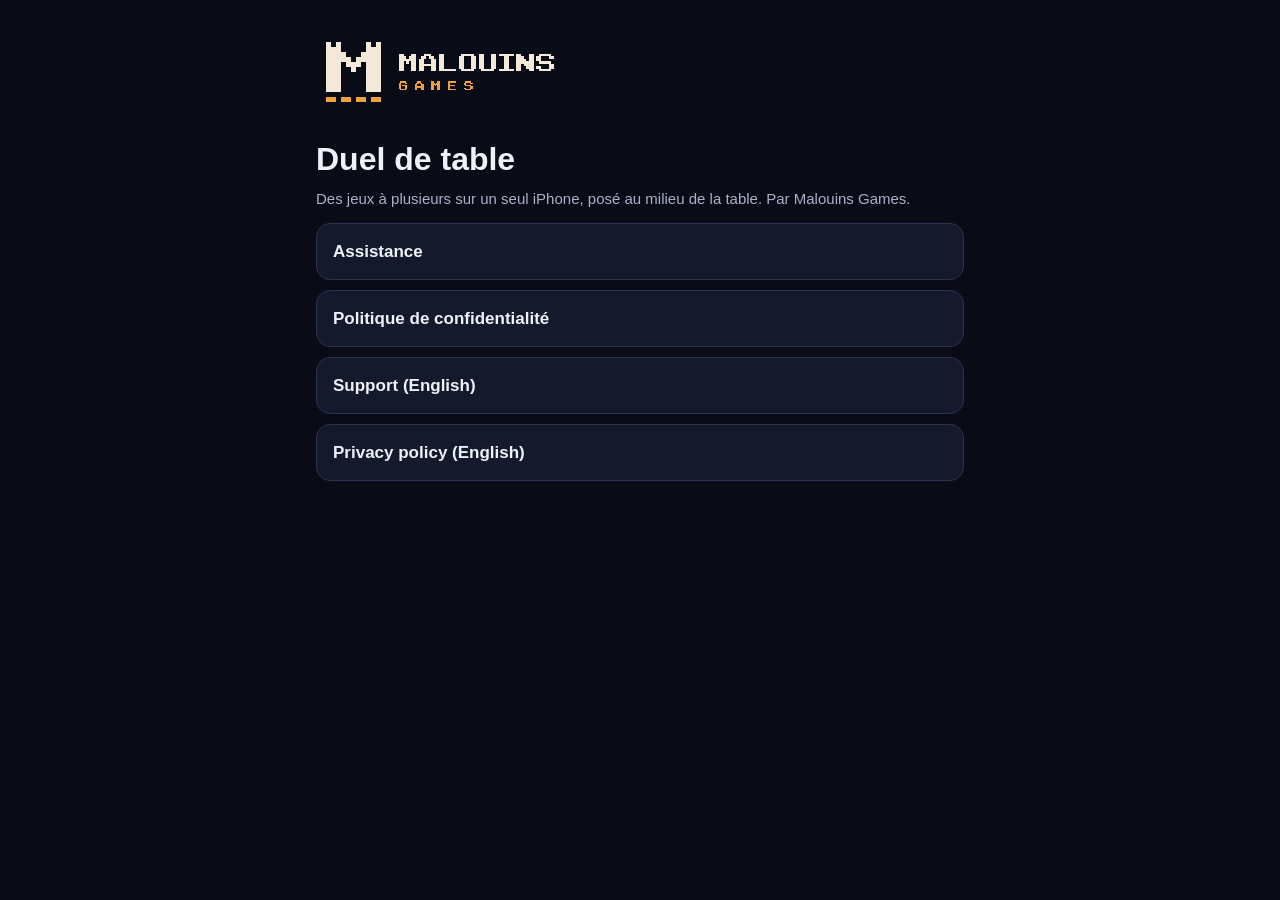
<file: index.html>
<!doctype html>
<html lang="fr">
<head>
<meta charset="utf-8">
<meta name="viewport" content="width=device-width, initial-scale=1">
<title>Duel de table</title>
<link rel="stylesheet" href="style.css">
<link rel="icon" type="image/png" href="favicon.png">
<link rel="apple-touch-icon" href="apple-touch-icon.png">
</head>
<body>
<main>
<a class="logo" href="index.html"><img src="logo-malouins-games.svg" alt="Malouins Games" width="248" height="80"></a>
<h1>Duel de table</h1>
<p class="muted">Des jeux à plusieurs sur un seul iPhone, posé au milieu de la table. Par Malouins Games.</p>
<div class="links">
<a href="assistance.html">Assistance</a>
<a href="confidentialite.html">Politique de confidentialité</a>
<a href="support.html">Support (English)</a>
<a href="privacy.html">Privacy policy (English)</a>
</div>
</main>
</body>
</html>
</file>
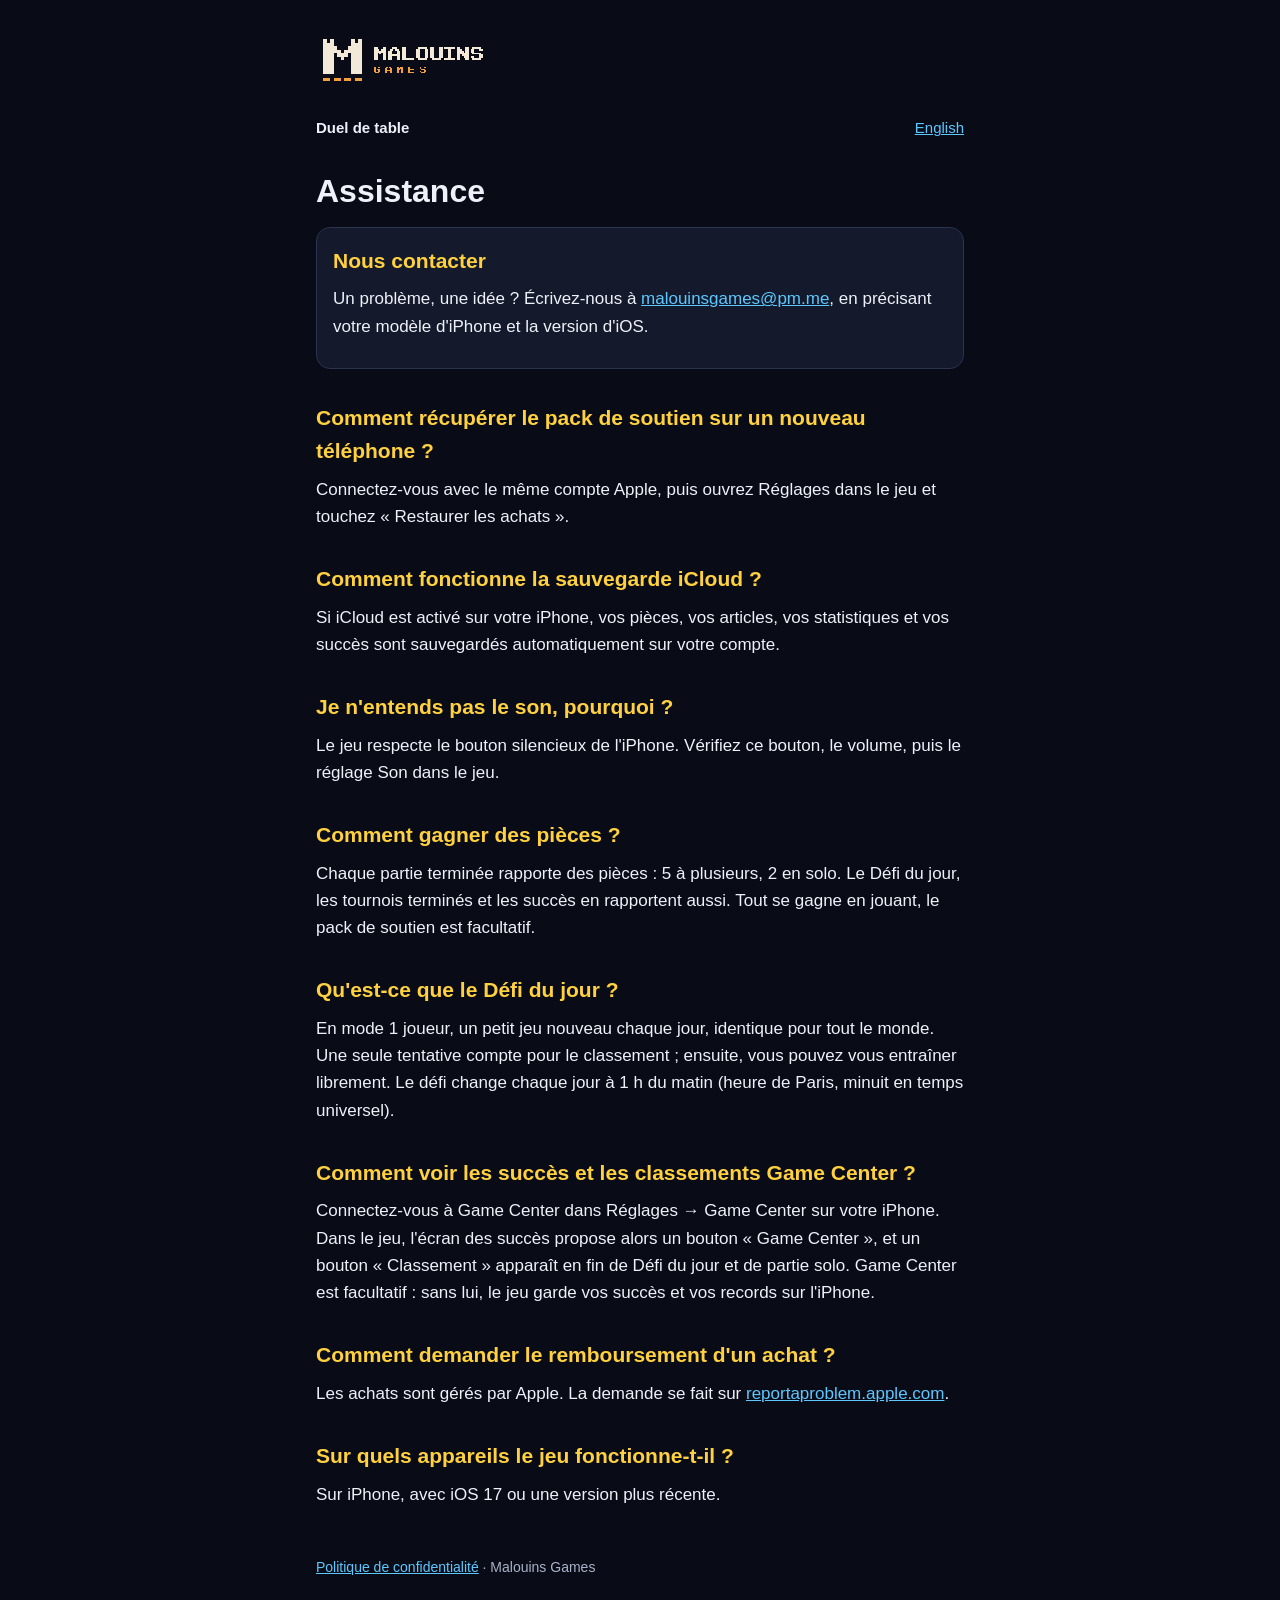
<file: assistance.html>
<!doctype html>
<html lang="fr">
<head>
<meta charset="utf-8">
<meta name="viewport" content="width=device-width, initial-scale=1">
<title>Assistance – Duel de table</title>
<link rel="stylesheet" href="style.css">
<link rel="icon" type="image/png" href="favicon.png">
<link rel="apple-touch-icon" href="apple-touch-icon.png">
</head>
<body>
<main>
<a class="logo" href="index.html"><img src="logo-malouins-games.svg" alt="Malouins Games" width="174" height="56"></a>
<nav><a class="brand" href="index.html">Duel de table</a><a href="support.html">English</a></nav>
<h1>Assistance</h1>

<div class="card">
<h2>Nous contacter</h2>
<p>Un problème, une idée&nbsp;? Écrivez-nous à <a href="mailto:malouinsgames@pm.me">malouinsgames@pm.me</a>, en précisant votre modèle d'iPhone et la version d'iOS.</p>
</div>

<h2>Comment récupérer le pack de soutien sur un nouveau téléphone&nbsp;?</h2>
<p>Connectez-vous avec le même compte Apple, puis ouvrez Réglages dans le jeu et touchez «&nbsp;Restaurer les achats&nbsp;».</p>

<h2>Comment fonctionne la sauvegarde iCloud&nbsp;?</h2>
<p>Si iCloud est activé sur votre iPhone, vos pièces, vos articles, vos statistiques et vos succès sont sauvegardés automatiquement sur votre compte.</p>

<h2>Je n'entends pas le son, pourquoi&nbsp;?</h2>
<p>Le jeu respecte le bouton silencieux de l'iPhone. Vérifiez ce bouton, le volume, puis le réglage Son dans le jeu.</p>

<h2>Comment gagner des pièces&nbsp;?</h2>
<p>Chaque partie terminée rapporte des pièces&nbsp;: 5 à plusieurs, 2 en solo. Le Défi du jour, les tournois terminés et les succès en rapportent aussi. Tout se gagne en jouant, le pack de soutien est facultatif.</p>

<h2>Qu'est-ce que le Défi du jour&nbsp;?</h2>
<p>En mode 1 joueur, un petit jeu nouveau chaque jour, identique pour tout le monde. Une seule tentative compte pour le classement&nbsp;; ensuite, vous pouvez vous entraîner librement. Le défi change chaque jour à 1&nbsp;h du matin (heure de Paris, minuit en temps universel).</p>

<h2>Comment voir les succès et les classements Game Center&nbsp;?</h2>
<p>Connectez-vous à Game Center dans Réglages → Game Center sur votre iPhone. Dans le jeu, l'écran des succès propose alors un bouton «&nbsp;Game Center&nbsp;», et un bouton «&nbsp;Classement&nbsp;» apparaît en fin de Défi du jour et de partie solo. Game Center est facultatif&nbsp;: sans lui, le jeu garde vos succès et vos records sur l'iPhone.</p>

<h2>Comment demander le remboursement d'un achat&nbsp;?</h2>
<p>Les achats sont gérés par Apple. La demande se fait sur <a href="https://reportaproblem.apple.com">reportaproblem.apple.com</a>.</p>

<h2>Sur quels appareils le jeu fonctionne-t-il&nbsp;?</h2>
<p>Sur iPhone, avec iOS 17 ou une version plus récente.</p>

<footer><a href="confidentialite.html">Politique de confidentialité</a> · Malouins Games</footer>
</main>
</body>
</html>
</file>
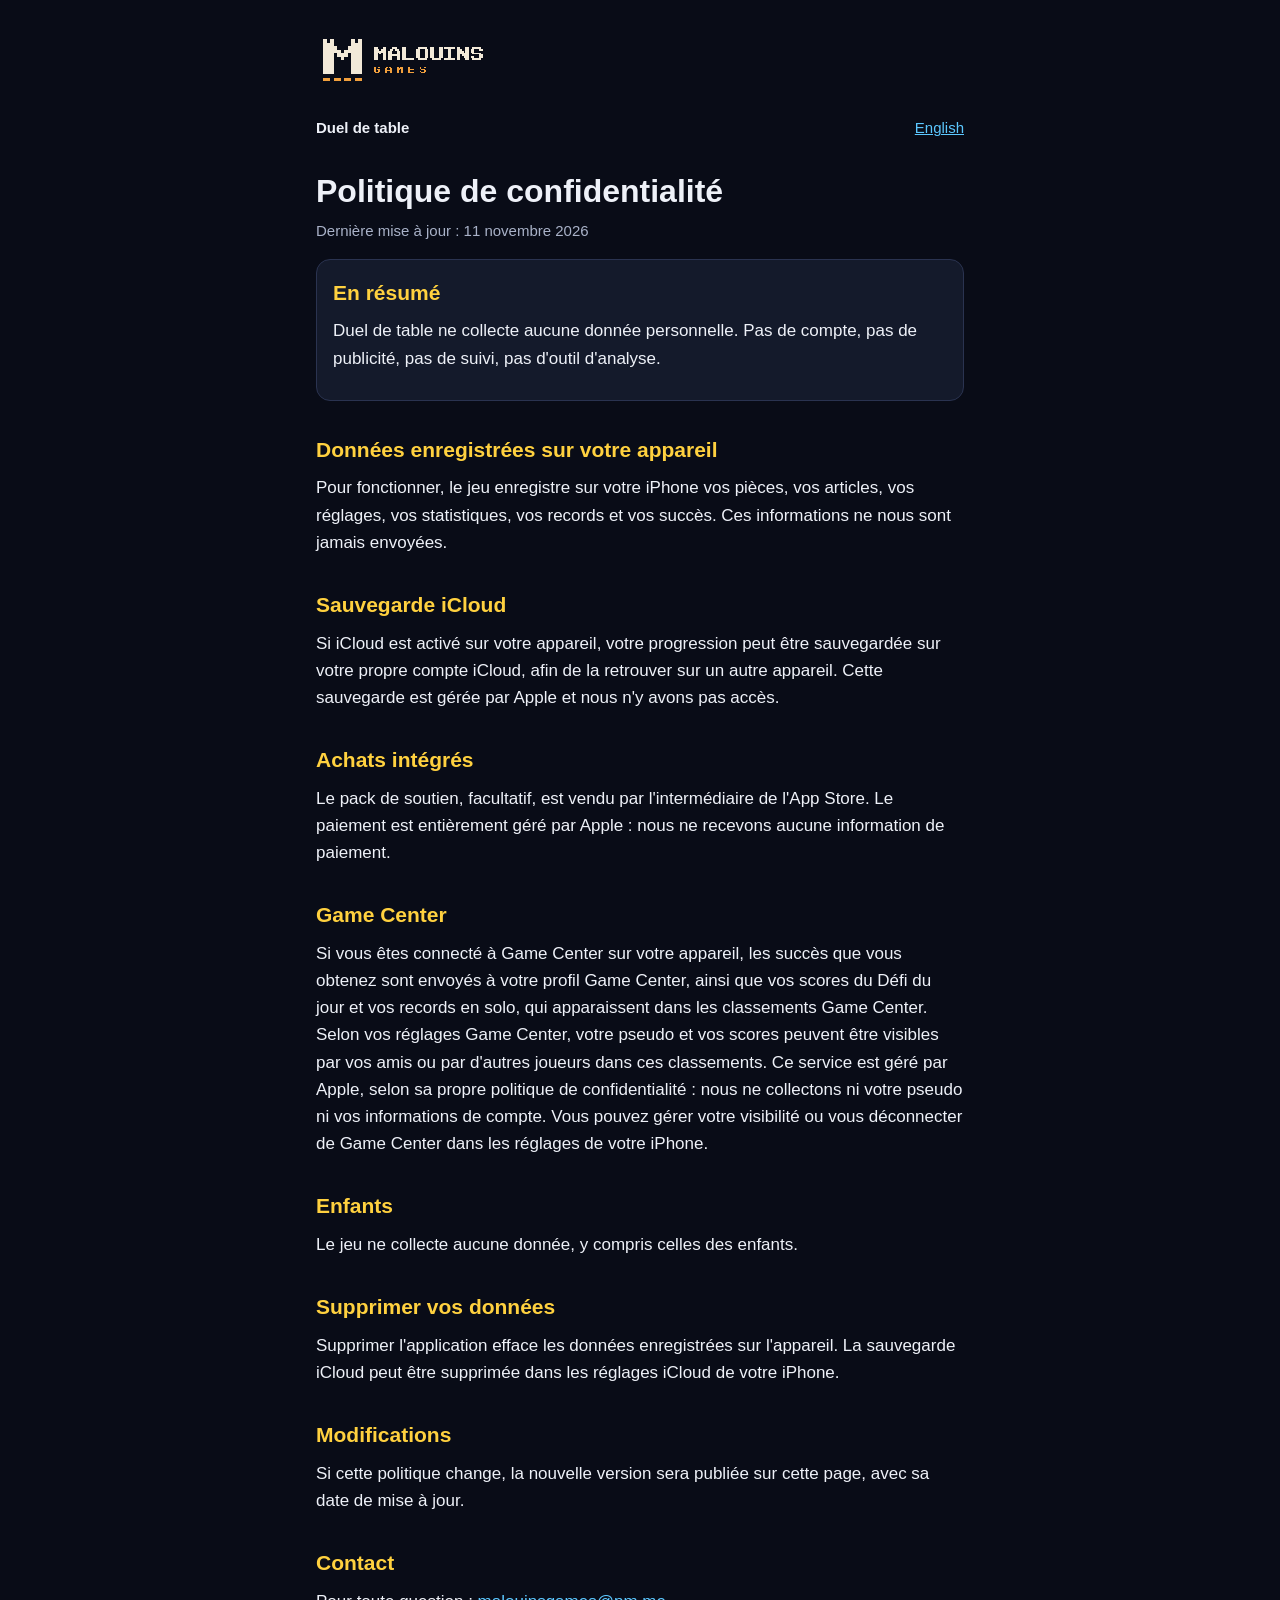
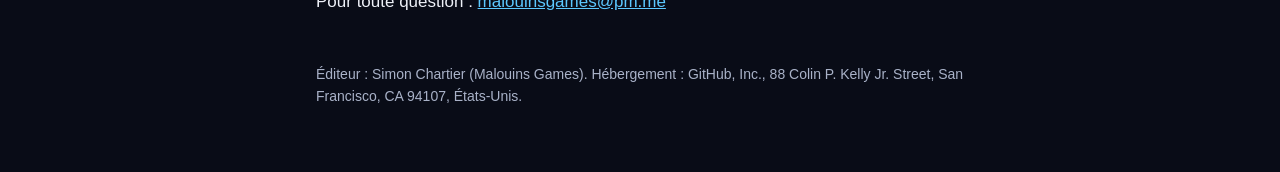
<file: confidentialite.html>
<!doctype html>
<html lang="fr">
<head>
<meta charset="utf-8">
<meta name="viewport" content="width=device-width, initial-scale=1">
<title>Confidentialité – Duel de table</title>
<link rel="stylesheet" href="style.css">
<link rel="icon" type="image/png" href="favicon.png">
<link rel="apple-touch-icon" href="apple-touch-icon.png">
</head>
<body>
<main>
<a class="logo" href="index.html"><img src="logo-malouins-games.svg" alt="Malouins Games" width="174" height="56"></a>
<nav><a class="brand" href="index.html">Duel de table</a><a href="privacy.html">English</a></nav>
<h1>Politique de confidentialité</h1>
<p class="muted">Dernière mise à jour&nbsp;: 11 novembre 2026</p>

<div class="card">
<h2>En résumé</h2>
<p>Duel de table ne collecte aucune donnée personnelle. Pas de compte, pas de publicité, pas de suivi, pas d'outil d'analyse.</p>
</div>

<h2>Données enregistrées sur votre appareil</h2>
<p>Pour fonctionner, le jeu enregistre sur votre iPhone vos pièces, vos articles, vos réglages, vos statistiques, vos records et vos succès. Ces informations ne nous sont jamais envoyées.</p>

<h2>Sauvegarde iCloud</h2>
<p>Si iCloud est activé sur votre appareil, votre progression peut être sauvegardée sur votre propre compte iCloud, afin de la retrouver sur un autre appareil. Cette sauvegarde est gérée par Apple et nous n'y avons pas accès.</p>

<h2>Achats intégrés</h2>
<p>Le pack de soutien, facultatif, est vendu par l'intermédiaire de l'App Store. Le paiement est entièrement géré par Apple&nbsp;: nous ne recevons aucune information de paiement.</p>

<h2>Game Center</h2>
<p>Si vous êtes connecté à Game Center sur votre appareil, les succès que vous obtenez sont envoyés à votre profil Game Center, ainsi que vos scores du Défi du jour et vos records en solo, qui apparaissent dans les classements Game Center. Selon vos réglages Game Center, votre pseudo et vos scores peuvent être visibles par vos amis ou par d'autres joueurs dans ces classements. Ce service est géré par Apple, selon sa propre politique de confidentialité&nbsp;: nous ne collectons ni votre pseudo ni vos informations de compte. Vous pouvez gérer votre visibilité ou vous déconnecter de Game Center dans les réglages de votre iPhone.</p>

<h2>Enfants</h2>
<p>Le jeu ne collecte aucune donnée, y compris celles des enfants.</p>

<h2>Supprimer vos données</h2>
<p>Supprimer l'application efface les données enregistrées sur l'appareil. La sauvegarde iCloud peut être supprimée dans les réglages iCloud de votre iPhone.</p>

<h2>Modifications</h2>
<p>Si cette politique change, la nouvelle version sera publiée sur cette page, avec sa date de mise à jour.</p>

<h2>Contact</h2>
<p>Pour toute question&nbsp;: <a href="mailto:malouinsgames@pm.me">malouinsgames@pm.me</a></p>

<footer>Éditeur&nbsp;: Simon Chartier (Malouins Games). Hébergement&nbsp;: GitHub, Inc., 88 Colin P. Kelly Jr. Street, San Francisco, CA 94107, États-Unis.</footer>
</main>
</body>
</html>
</file>
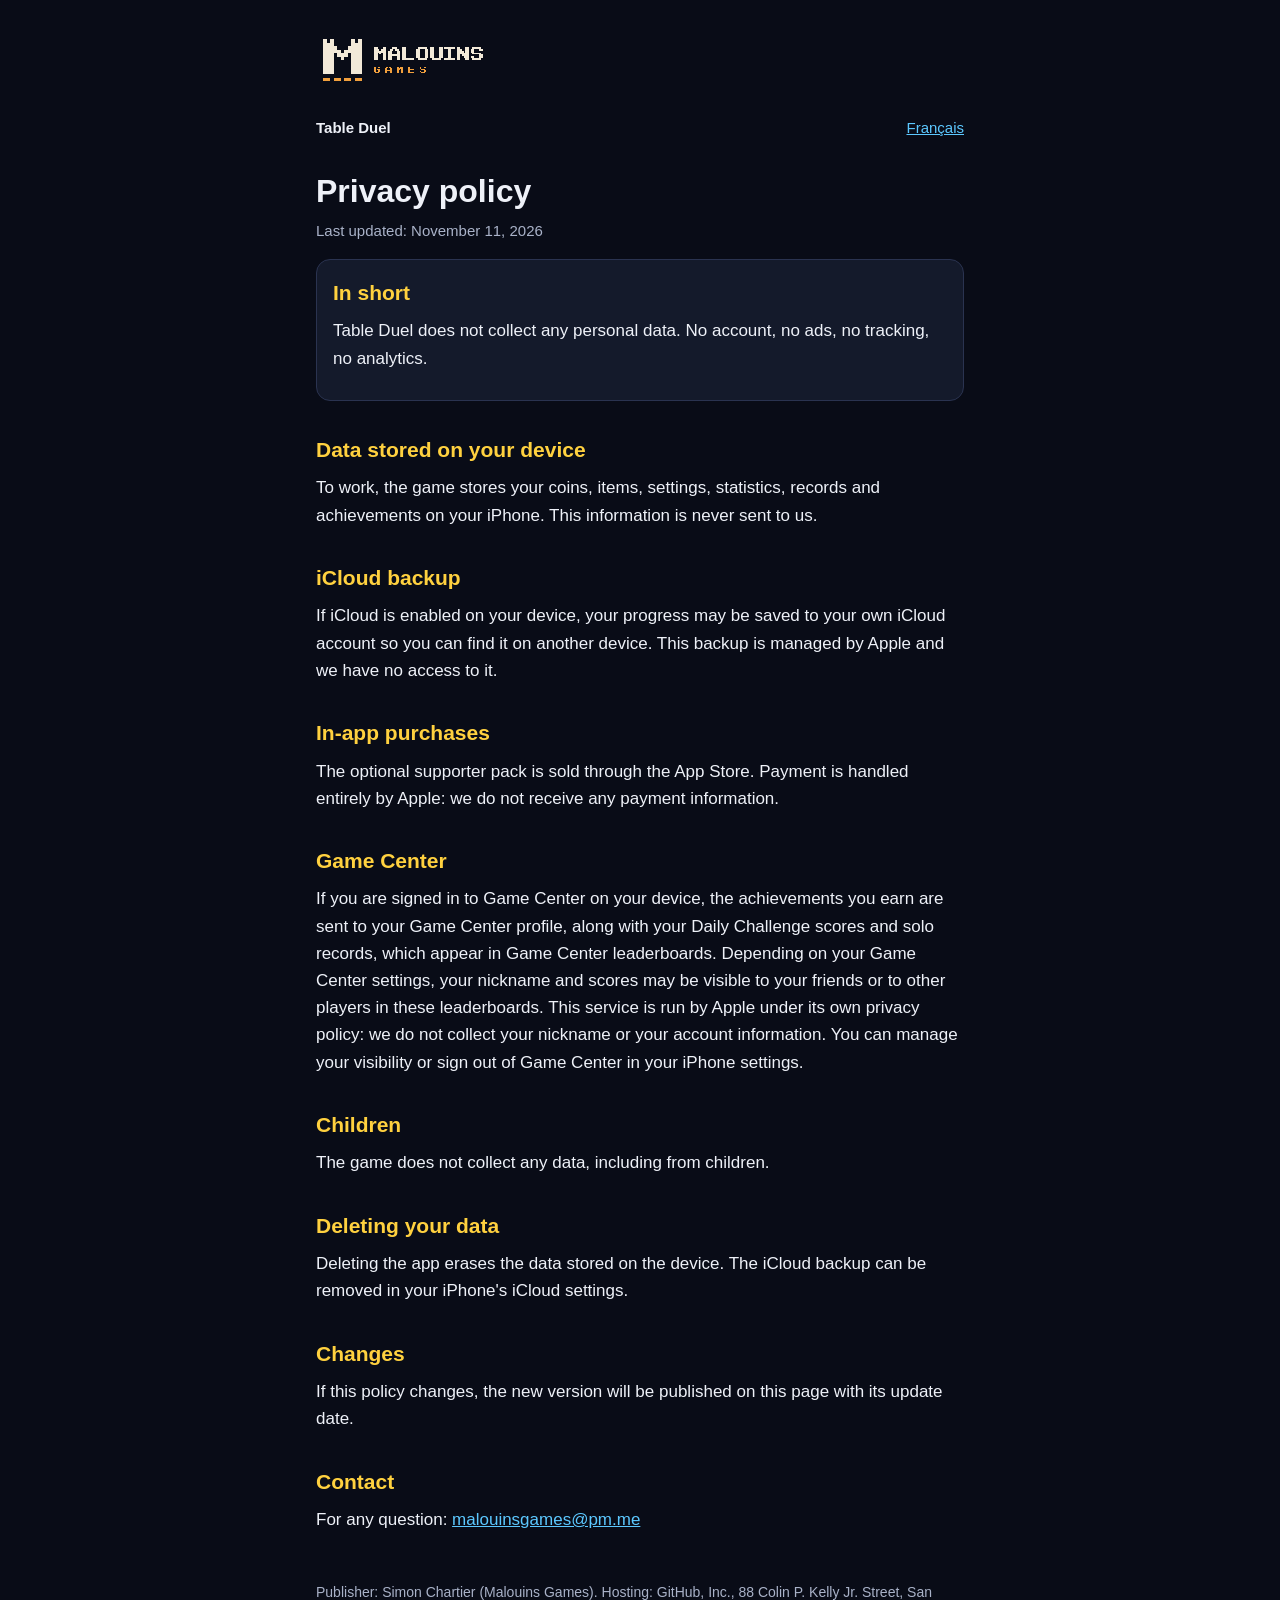
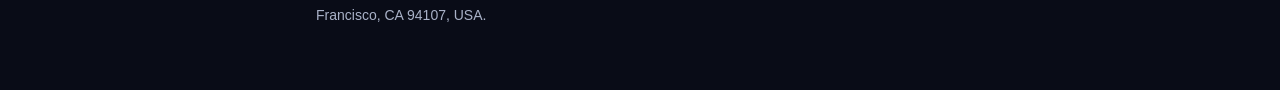
<file: privacy.html>
<!doctype html>
<html lang="en">
<head>
<meta charset="utf-8">
<meta name="viewport" content="width=device-width, initial-scale=1">
<title>Privacy – Table Duel</title>
<link rel="stylesheet" href="style.css">
<link rel="icon" type="image/png" href="favicon.png">
<link rel="apple-touch-icon" href="apple-touch-icon.png">
</head>
<body>
<main>
<a class="logo" href="index.html"><img src="logo-malouins-games.svg" alt="Malouins Games" width="174" height="56"></a>
<nav><a class="brand" href="index.html">Table Duel</a><a href="confidentialite.html">Français</a></nav>
<h1>Privacy policy</h1>
<p class="muted">Last updated: November 11, 2026</p>

<div class="card">
<h2>In short</h2>
<p>Table Duel does not collect any personal data. No account, no ads, no tracking, no analytics.</p>
</div>

<h2>Data stored on your device</h2>
<p>To work, the game stores your coins, items, settings, statistics, records and achievements on your iPhone. This information is never sent to us.</p>

<h2>iCloud backup</h2>
<p>If iCloud is enabled on your device, your progress may be saved to your own iCloud account so you can find it on another device. This backup is managed by Apple and we have no access to it.</p>

<h2>In-app purchases</h2>
<p>The optional supporter pack is sold through the App Store. Payment is handled entirely by Apple: we do not receive any payment information.</p>

<h2>Game Center</h2>
<p>If you are signed in to Game Center on your device, the achievements you earn are sent to your Game Center profile, along with your Daily Challenge scores and solo records, which appear in Game Center leaderboards. Depending on your Game Center settings, your nickname and scores may be visible to your friends or to other players in these leaderboards. This service is run by Apple under its own privacy policy: we do not collect your nickname or your account information. You can manage your visibility or sign out of Game Center in your iPhone settings.</p>

<h2>Children</h2>
<p>The game does not collect any data, including from children.</p>

<h2>Deleting your data</h2>
<p>Deleting the app erases the data stored on the device. The iCloud backup can be removed in your iPhone's iCloud settings.</p>

<h2>Changes</h2>
<p>If this policy changes, the new version will be published on this page with its update date.</p>

<h2>Contact</h2>
<p>For any question: <a href="mailto:malouinsgames@pm.me">malouinsgames@pm.me</a></p>

<footer>Publisher: Simon Chartier (Malouins Games). Hosting: GitHub, Inc., 88 Colin P. Kelly Jr. Street, San Francisco, CA 94107, USA.</footer>
</main>
</body>
</html>
</file>
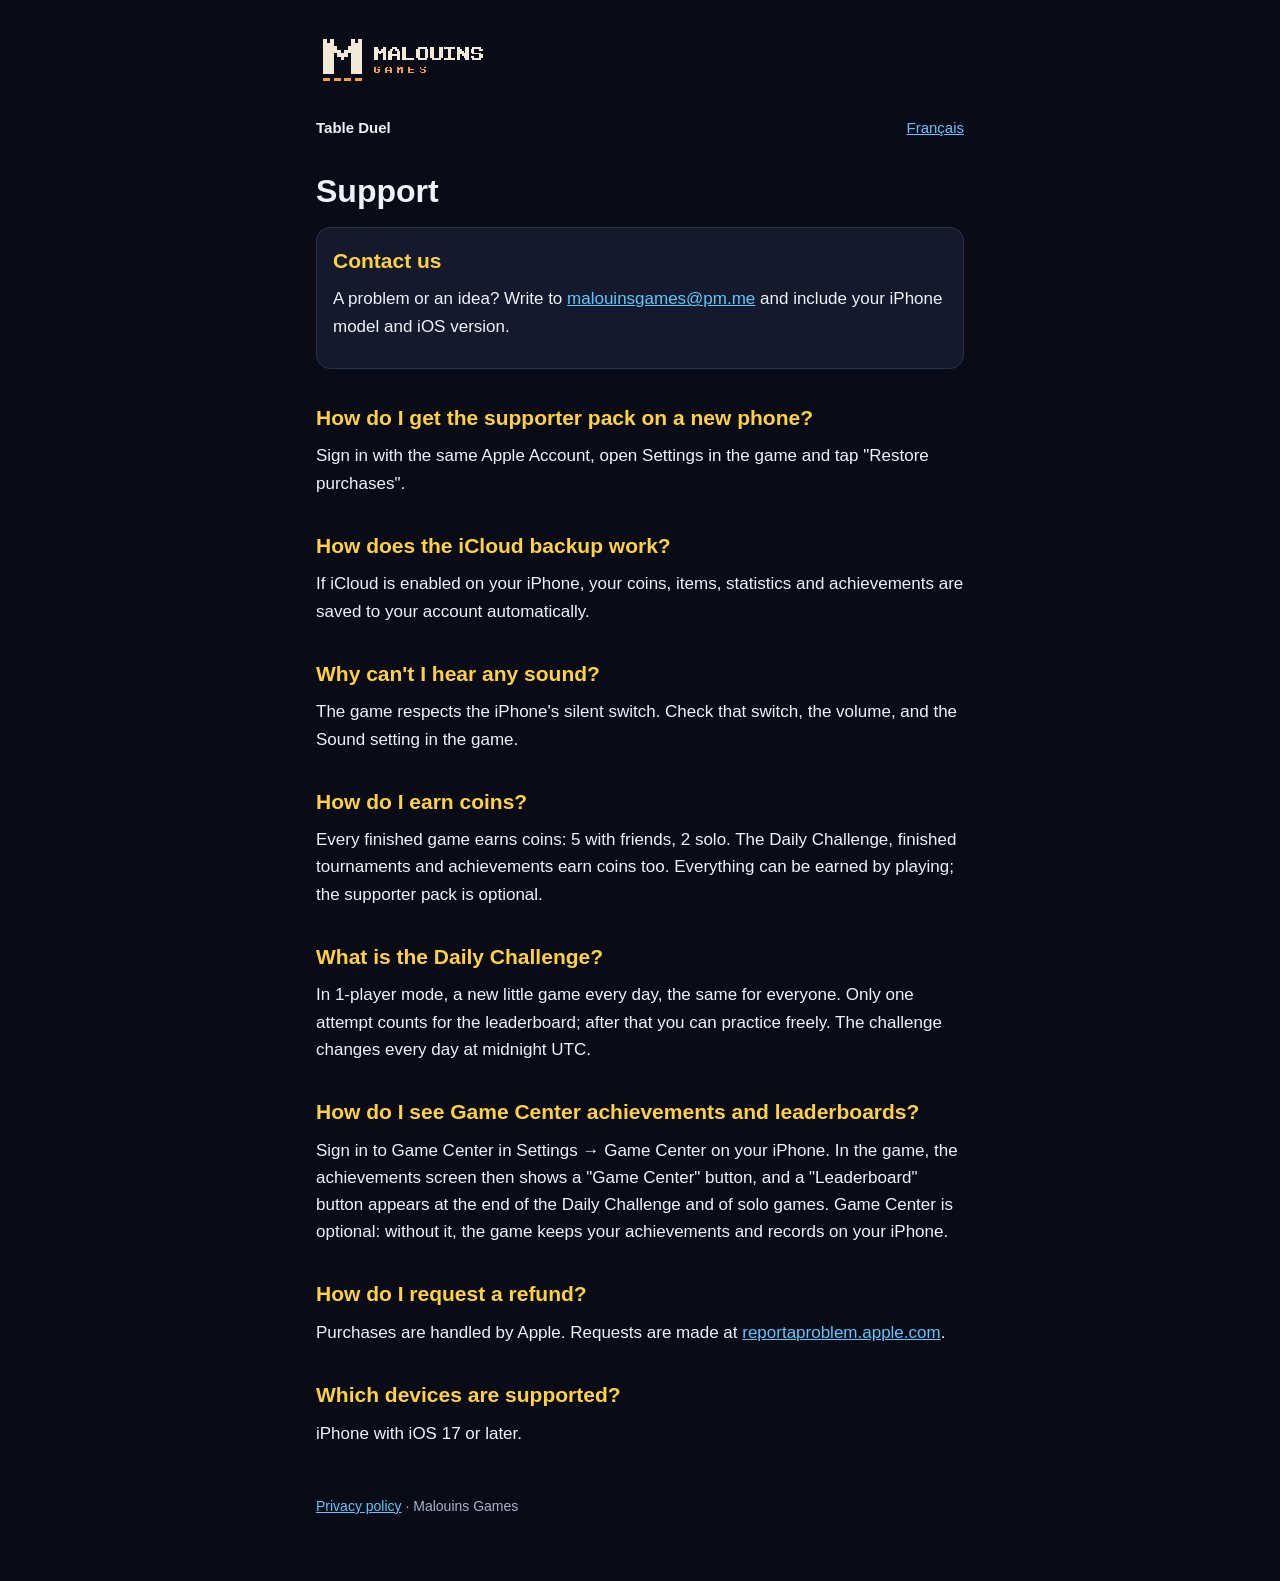
<file: support.html>
<!doctype html>
<html lang="en">
<head>
<meta charset="utf-8">
<meta name="viewport" content="width=device-width, initial-scale=1">
<title>Support – Table Duel</title>
<link rel="stylesheet" href="style.css">
<link rel="icon" type="image/png" href="favicon.png">
<link rel="apple-touch-icon" href="apple-touch-icon.png">
</head>
<body>
<main>
<a class="logo" href="index.html"><img src="logo-malouins-games.svg" alt="Malouins Games" width="174" height="56"></a>
<nav><a class="brand" href="index.html">Table Duel</a><a href="assistance.html">Français</a></nav>
<h1>Support</h1>

<div class="card">
<h2>Contact us</h2>
<p>A problem or an idea? Write to <a href="mailto:malouinsgames@pm.me">malouinsgames@pm.me</a> and include your iPhone model and iOS version.</p>
</div>

<h2>How do I get the supporter pack on a new phone?</h2>
<p>Sign in with the same Apple Account, open Settings in the game and tap "Restore purchases".</p>

<h2>How does the iCloud backup work?</h2>
<p>If iCloud is enabled on your iPhone, your coins, items, statistics and achievements are saved to your account automatically.</p>

<h2>Why can't I hear any sound?</h2>
<p>The game respects the iPhone's silent switch. Check that switch, the volume, and the Sound setting in the game.</p>

<h2>How do I earn coins?</h2>
<p>Every finished game earns coins: 5 with friends, 2 solo. The Daily Challenge, finished tournaments and achievements earn coins too. Everything can be earned by playing; the supporter pack is optional.</p>

<h2>What is the Daily Challenge?</h2>
<p>In 1-player mode, a new little game every day, the same for everyone. Only one attempt counts for the leaderboard; after that you can practice freely. The challenge changes every day at midnight UTC.</p>

<h2>How do I see Game Center achievements and leaderboards?</h2>
<p>Sign in to Game Center in Settings → Game Center on your iPhone. In the game, the achievements screen then shows a "Game Center" button, and a "Leaderboard" button appears at the end of the Daily Challenge and of solo games. Game Center is optional: without it, the game keeps your achievements and records on your iPhone.</p>

<h2>How do I request a refund?</h2>
<p>Purchases are handled by Apple. Requests are made at <a href="https://reportaproblem.apple.com">reportaproblem.apple.com</a>.</p>

<h2>Which devices are supported?</h2>
<p>iPhone with iOS 17 or later.</p>

<footer><a href="privacy.html">Privacy policy</a> · Malouins Games</footer>
</main>
</body>
</html>
</file>
<file: style.css>
:root { --bg: #090c17; --panel: #141a2b; --line: #2a3350; --text: #eef1f8; --muted: #a9b2c8; --accent: #ffd13f; --link: #5cc8ff; }
* { box-sizing: border-box; }
body { margin: 0; background: var(--bg); color: var(--text); font: 17px/1.6 -apple-system, BlinkMacSystemFont, "Segoe UI", Roboto, sans-serif; }
main { max-width: 680px; margin: 0 auto; padding: 32px 16px 64px; }
nav { display: flex; justify-content: space-between; align-items: center; gap: 12px; font-size: 15px; margin-bottom: 32px; }
h1 { font-size: 32px; line-height: 1.2; margin: 0 0 8px; }
h2 { font-size: 21px; margin: 32px 0 8px; color: var(--accent); }
p, ul { margin: 0 0 12px; }
ul { padding-left: 22px; }
a { color: var(--link); }
.brand { font-weight: 700; color: var(--text); text-decoration: none; }
.muted { color: var(--muted); font-size: 15px; }
.card { background: var(--panel); border: 1px solid var(--line); border-radius: 14px; padding: 16px; margin: 16px 0; }
.card h2 { margin-top: 0; }
.links a { display: block; padding: 14px 16px; margin: 10px 0; background: var(--panel); border: 1px solid var(--line); border-radius: 14px; text-decoration: none; color: var(--text); font-weight: 600; }
footer { margin-top: 48px; color: var(--muted); font-size: 14px; }
.logo { display: inline-block; margin-bottom: 20px; }
.logo img { display: block; max-width: 100%; height: auto; }
</file>
